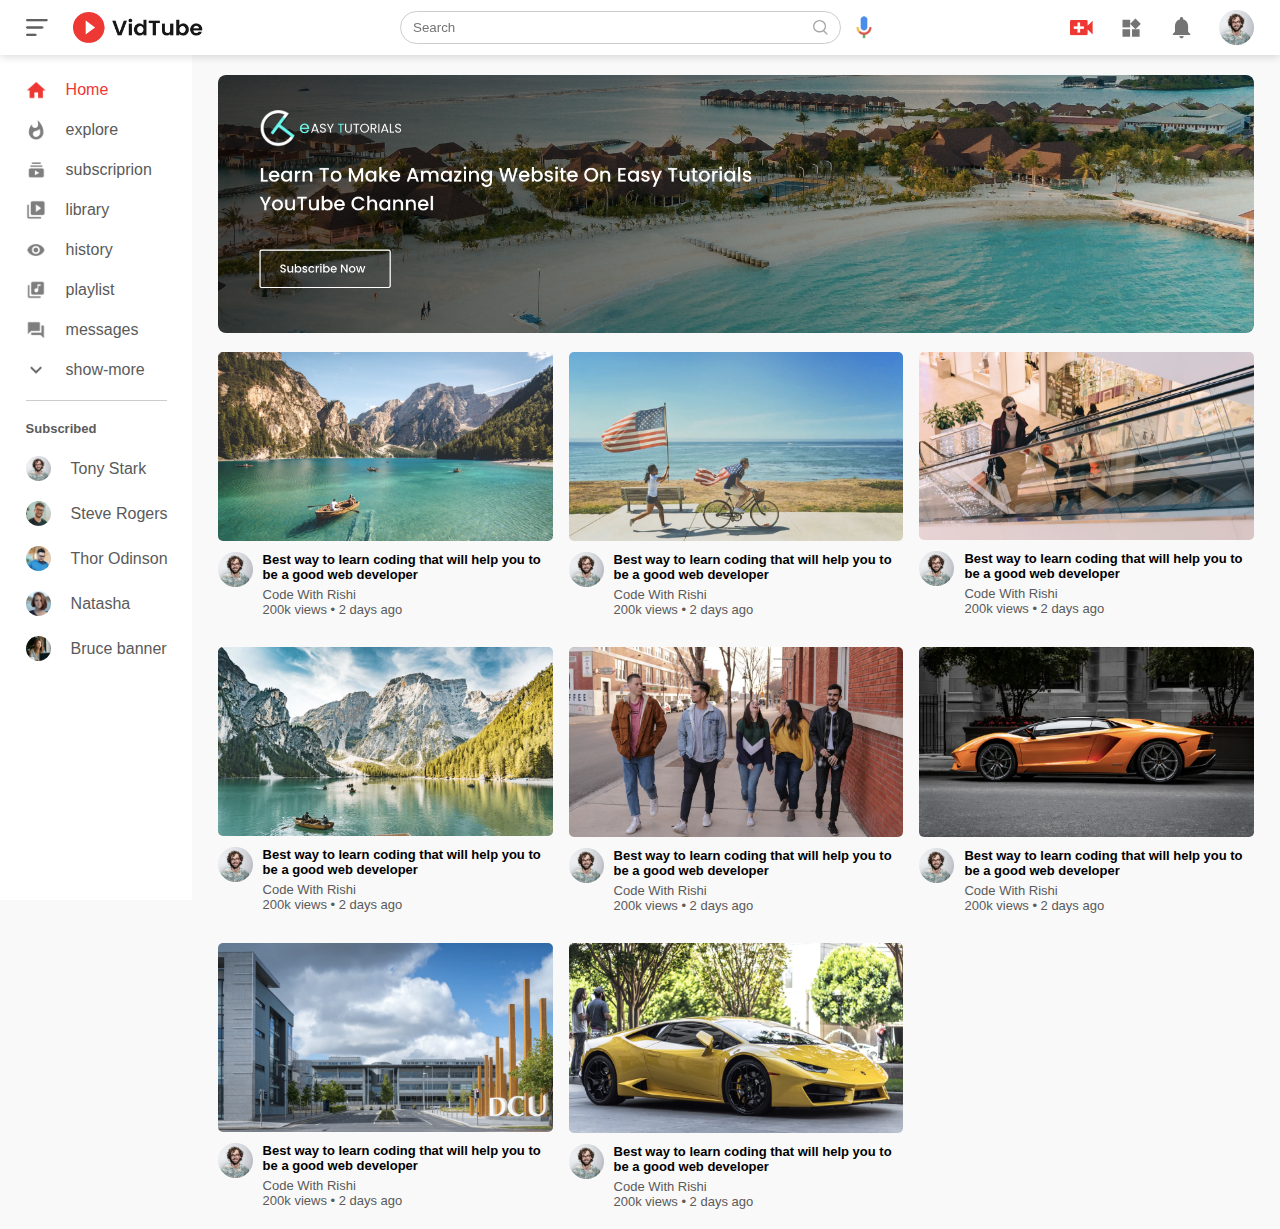
<file: index.html>
<!DOCTYPE html>
<html lang="en">
<head>
    <meta charset="UTF-8">
    <meta http-equiv="X-UA-Compatible" content="IE=edge">
    <meta name="viewport" content="width=device-width, initial-scale=1.0">
    <!-- Links -->
    <link rel="stylesheet" href="style.css">
    <!-- Title -->
    <title>Vid-Tube</title>
</head>
<body>
    <!-- NavBar -->
    <nav class="flex-div">
        <div class="nav-left flex-div">
            <img src="images/menu.png" class="menu-icon">
            <img src="images/logo.png" class="logo">
        </div>

        <div class="nav-middle flex-div">
            <div class="search-box flex-div">
                <input type="text" placeholder="Search">
                <img src="images/search.png" alt="">
            </div>
            <img src="images/voice-search.png" class="mic-icon">
        </div>

        <div class="nav-right flex-div">
            <img src="images/upload.png" alt="">
            <img src="images/more.png" alt="">
            <img src="images/notification.png" alt="">
            <img src="images/Jack.png" class="user-icon" >
        </div>
    </nav>

    <!-- Sidebar -->
    <div class="sidebar">
        <div class="shortcut-links">
            <a href=""><img src="images/home.png" alt=""><p>Home</p></a>
            <a href=""><img src="images/explore.png" alt=""><p>explore</p></a>
            <a href=""><img src="images/subscriprion.png" alt=""><p>subscriprion</p></a>
            <a href=""><img src="images/library.png" alt=""><p>library</p></a>
            <a href=""><img src="images/history.png" alt=""><p>history</p></a>
            <a href=""><img src="images/playlist.png" alt=""><p>playlist</p></a>
            <a href=""><img src="images/messages.png" alt=""><p>messages</p></a>
            <a href=""><img src="images/show-more.png" alt=""><p>show-more</p></a>
            <hr>
        </div>
        <div class="subscribed-list">
            <h3>Subscribed</h3>
            <a href=""><img src="images/Jack.png" alt=""><p>Tony Stark</p></a>
            <a href=""><img src="images/simon.png" alt=""><p>Steve Rogers</p></a>
            <a href=""><img src="images/tom.png" alt=""><p>Thor Odinson</p></a>
            <a href=""><img src="images/megan.png" alt=""><p>Natasha </p></a>
            <a href=""><img src="images/cameron.png" alt=""><p>Bruce banner</p></a>
        </div>
    </div>

    <!-- Main -->
    <div class="container">
        <div class="banner">
            <img src="images/banner.png" alt="">
        </div>

        <div class="list-container">
            <div class="vid-list">
                <a href="playvid.html"><img src="images/thumbnail1.png" class="thumbnail" alt=""></a>
                <div class="flex-div">
                    <img src="images/Jack.png" alt="">
                    <div class="vid-info">
                        <a href="playvid.html">Best way to learn coding that will help you to be a good web developer</a>
                        <p>Code With Rishi</p>
                        <p>200k views &bull; 2 days ago</p>
                    </div>
                </div>
            </div>
            <div class="vid-list">
                <a href=""><img src="images/thumbnail2.png" class="thumbnail" alt=""></a>
                <div class="flex-div">
                    <img src="images/Jack.png" alt="">
                    <div class="vid-info">
                        <a href="">Best way to learn coding that will help you to be a good web developer</a>
                        <p>Code With Rishi</p>
                        <p>200k views &bull; 2 days ago</p>
                    </div>
                </div>
            </div>
            <div class="vid-list">
                <a href=""><img src="images/thumbnail3.png" class="thumbnail" alt=""></a>
                <div class="flex-div">
                    <img src="images/Jack.png" alt="">
                    <div class="vid-info">
                        <a href="">Best way to learn coding that will help you to be a good web developer</a>
                        <p>Code With Rishi</p>
                        <p>200k views &bull; 2 days ago</p>
                    </div>
                </div>
            </div><div class="vid-list">
                <a href=""><img src="images/thumbnail4.png" class="thumbnail" alt=""></a>
                <div class="flex-div">
                    <img src="images/Jack.png" alt="">
                    <div class="vid-info">
                        <a href="">Best way to learn coding that will help you to be a good web developer</a>
                        <p>Code With Rishi</p>
                        <p>200k views &bull; 2 days ago</p>
                    </div>
                </div>
            </div><div class="vid-list">
                <a href=""><img src="images/thumbnail5.png" class="thumbnail" alt=""></a>
                <div class="flex-div">
                    <img src="images/Jack.png" alt="">
                    <div class="vid-info">
                        <a href="">Best way to learn coding that will help you to be a good web developer</a>
                        <p>Code With Rishi</p>
                        <p>200k views &bull; 2 days ago</p>
                    </div>
                </div>
            </div><div class="vid-list">
                <a href=""><img src="images/thumbnail6.png" class="thumbnail" alt=""></a>
                <div class="flex-div">
                    <img src="images/Jack.png" alt="">
                    <div class="vid-info">
                        <a href="">Best way to learn coding that will help you to be a good web developer</a>
                        <p>Code With Rishi</p>
                        <p>200k views &bull; 2 days ago</p>
                    </div>
                </div>
            </div><div class="vid-list">
                <a href=""><img src="images/thumbnail7.png" class="thumbnail" alt=""></a>
                <div class="flex-div">
                    <img src="images/Jack.png" alt="">
                    <div class="vid-info">
                        <a href="">Best way to learn coding that will help you to be a good web developer</a>
                        <p>Code With Rishi</p>
                        <p>200k views &bull; 2 days ago</p>
                    </div>
                </div>
            </div><div class="vid-list">
                <a href=""><img src="images/thumbnail8.png" class="thumbnail" alt=""></a>
                <div class="flex-div">
                    <img src="images/Jack.png" alt="">
                    <div class="vid-info">
                        <a href="">Best way to learn coding that will help you to be a good web developer</a>
                        <p>Code With Rishi</p>
                        <p>200k views &bull; 2 days ago</p>
                    </div>
                </div>
            </div>
        </div>
    </div>
    <script src="script.js"></script>
</body>
</html>
</file>
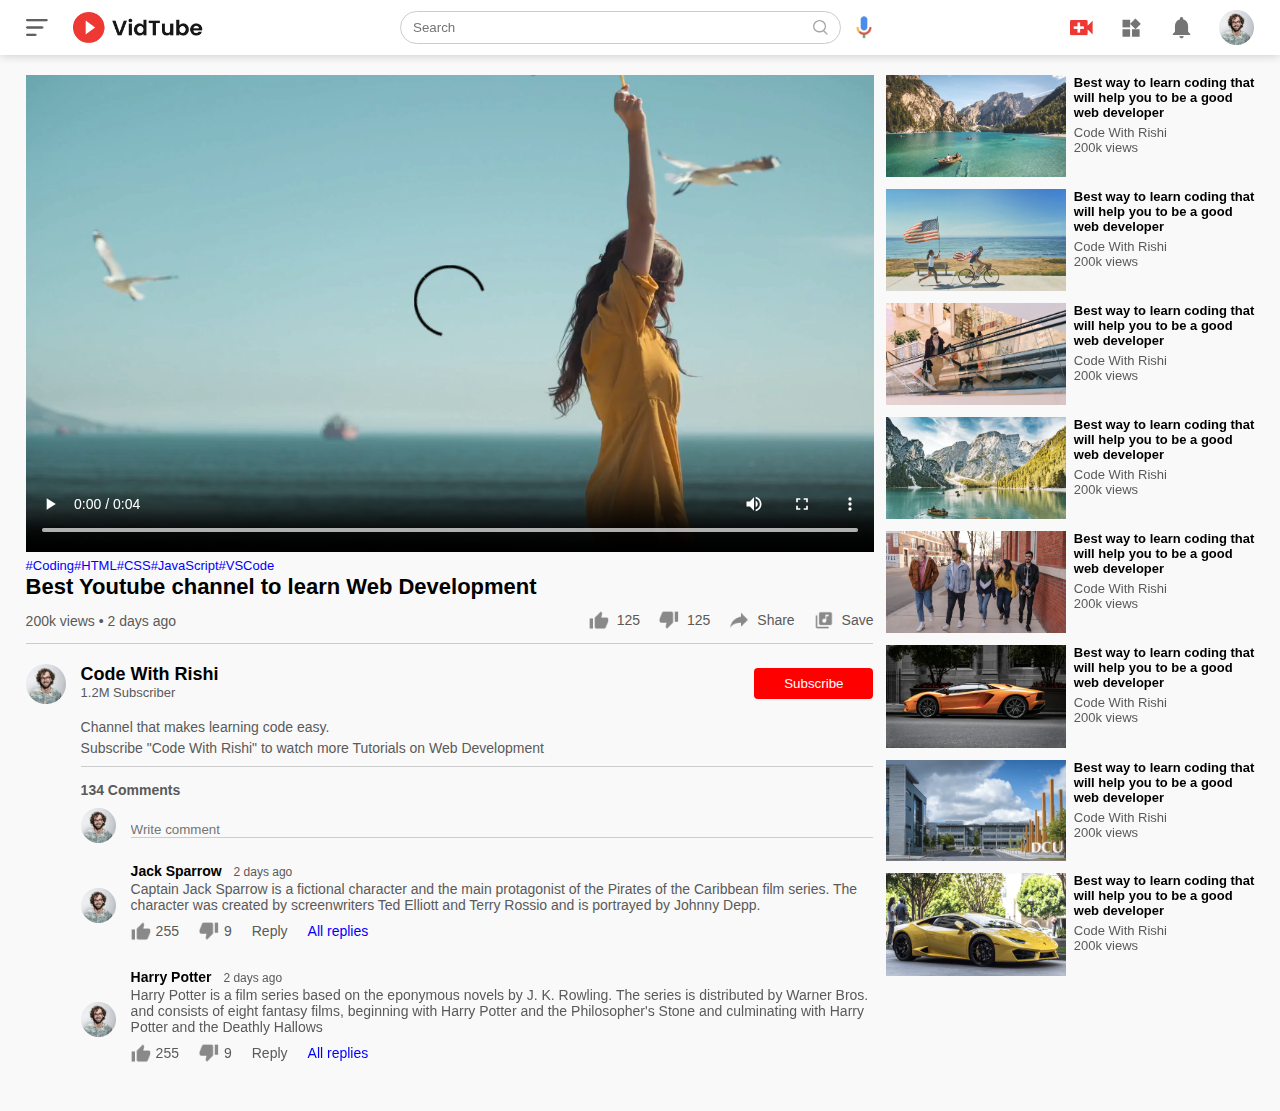
<file: playvid.html>
<!DOCTYPE html>
<html lang="en">
<head>
    <meta charset="UTF-8">
    <meta http-equiv="X-UA-Compatible" content="IE=edge">
    <meta name="viewport" content="width=device-width, initial-scale=1.0">
    <!-- Links -->
    <link rel="stylesheet" href="style.css">
    <!-- Title -->
    <title>Play-window</title>
</head>
<body>
    <!-- NavBar -->
    <nav class="flex-div">
        <div class="nav-left flex-div">
            <img src="images/menu.png" class="menu-icon">
            <img src="images/logo.png" class="logo">
        </div>

        <div class="nav-middle flex-div">
            <div class="search-box flex-div">
                <input type="text" placeholder="Search">
                <img src="images/search.png" alt="">
            </div>
            <img src="images/voice-search.png" class="mic-icon">
        </div>

        <div class="nav-right flex-div">
            <img src="images/upload.png" alt="">
            <img src="images/more.png" alt="">
            <img src="images/notification.png" alt="">
            <img src="images/Jack.png" class="user-icon" >
        </div>
    </nav>



    <div class="container play-container">
        <div class="row">
            <div class="play-video">
                <video controls autoplay>
                    <source src="images/video.mp4" type="video/mp4">
                </video>

                <div class="tags">
                    <a href="">#Coding</a><a href="">#HTML</a><a href="">#CSS</a><a href="">#JavaScript</a><a href="">#VSCode</a>
                </div>
                <h3>Best Youtube channel to learn Web Development</h3>
                <div class="play-video-info">
                    <p>200k views &bull; 2 days ago</p>
                    <div>
                        <a href="">
                            <img src="images/like.png" alt="">125
                        </a>
                        <a href=""><img src="images/dislike.png" alt="">125</a>
                        <a href=""><img src="images/share.png" alt="">Share</a>
                        <a href=""><img src="images/save.png" alt="">Save</a>
                    </div>
                </div>
                <hr>

                <div class="publisher">
                    <img src="images/Jack.png" alt="">
                    <div>
                        <p>Code With Rishi</p>
                        <span>1.2M Subscriber</span>
                    </div>
                    <button type="button">Subscribe</button>
                </div>
                <div class="vid-desc">
                    <p>Channel that makes learning code easy.</p>
                    <p>Subscribe "Code With Rishi" to watch more Tutorials on Web Development</p>
                    <hr>
                    <h4>134 Comments</h4>

                    <div class="add-comment">
                        <img src="images/Jack.png" alt="">
                        <input type="text" placeholder="Write comment">
                    </div>

                    <div class="old-comment">
                        <img src="images/Jack.png" alt="">
                        <div>
                            <h3>Jack Sparrow <span>2 days ago</span></h3>
                            <p>Captain Jack Sparrow is a fictional character and the main protagonist of the Pirates of the Caribbean film series. The character was created by screenwriters Ted Elliott and Terry Rossio and is portrayed by Johnny Depp.</p>
                            <div class="comment-action">
                                <img src="images/like.png" alt="">
                                <span>255</span>
                                <img src="images/dislike.png" alt="">
                                <span>9</span>
                                <span>Reply</span>
                                <a href="">All replies</a>
                            </div>
                        </div>
                    </div> 

                    <div class="old-comment">
                        <img src="images/Jack.png" alt="">
                        <div>
                            <h3>Harry Potter <span>2 days ago</span></h3>
                            <p>Harry Potter is a film series based on the eponymous novels by J. K. Rowling. The series is distributed by Warner Bros. and consists of eight fantasy films, beginning with Harry Potter and the Philosopher's Stone and culminating with Harry Potter and the Deathly Hallows</p>
                            <div class="comment-action">
                                <img src="images/like.png" alt="">
                                <span>255</span>
                                <img src="images/dislike.png" alt="">
                                <span>9</span>
                                <span>Reply</span>
                                <a href="">All replies</a>
                            </div>
                        </div>
                    </div>





                </div>








            </div>
            <div class="right-sidebar">
                <div class="side-video-list">
                    <a href="" class="small-thumbnail"><img src="images/thumbnail1.png" alt=""></a>
                    <div class="vid-info">
                        <a href="">Best way to learn coding that will help you to be a good web developer</a>
                        <p>Code With Rishi</p>
                        <p>200k views</p>
                    </div>
                </div>
                <div class="side-video-list">
                    <a href="" class="small-thumbnail"><img src="images/thumbnail2.png" alt=""></a>
                    <div class="vid-info">
                        <a href="">Best way to learn coding that will help you to be a good web developer</a>
                        <p>Code With Rishi</p>
                        <p>200k views</p>
                    </div>
                </div>
                <div class="side-video-list">
                    <a href="" class="small-thumbnail"><img src="images/thumbnail3.png" alt=""></a>
                    <div class="vid-info">
                        <a href="">Best way to learn coding that will help you to be a good web developer</a>
                        <p>Code With Rishi</p>
                        <p>200k views</p>
                    </div>
                </div>
                <div class="side-video-list">
                    <a href="" class="small-thumbnail"><img src="images/thumbnail4.png" alt=""></a>
                    <div class="vid-info">
                        <a href="">Best way to learn coding that will help you to be a good web developer</a>
                        <p>Code With Rishi</p>
                        <p>200k views</p>
                    </div>
                </div>
                <div class="side-video-list">
                    <a href="" class="small-thumbnail"><img src="images/thumbnail5.png" alt=""></a>
                    <div class="vid-info">
                        <a href="">Best way to learn coding that will help you to be a good web developer</a>
                        <p>Code With Rishi</p>
                        <p>200k views</p>
                    </div>
                </div>
                <div class="side-video-list">
                    <a href="" class="small-thumbnail"><img src="images/thumbnail6.png" alt=""></a>
                    <div class="vid-info">
                        <a href="">Best way to learn coding that will help you to be a good web developer</a>
                        <p>Code With Rishi</p>
                        <p>200k views</p>
                    </div>
                </div>
                <div class="side-video-list">
                    <a href="" class="small-thumbnail"><img src="images/thumbnail7.png" alt=""></a>
                    <div class="vid-info">
                        <a href="">Best way to learn coding that will help you to be a good web developer</a>
                        <p>Code With Rishi</p>
                        <p>200k views</p>
                    </div>
                </div>
                <div class="side-video-list">
                    <a href="" class="small-thumbnail"><img src="images/thumbnail8.png" alt=""></a>
                    <div class="vid-info">
                        <a href="">Best way to learn coding that will help you to be a good web developer</a>
                        <p>Code With Rishi</p>
                        <p>200k views</p>
                    </div>
                </div>
            </div>
        </div>
    </div>
</body>
</html>
</file>
<file: style.css>
* {
    margin: 0px;
    padding: 0px;
    box-sizing: border-box;
    font-family: 'poppins', sans-serif;
}

a {
    text-decoration: none;
    color: #5a5a5a;
}

img {
    cursor: pointer;
}

.flex-div {
    display: flex;
    align-items: center;
}

nav {
    padding: 10px 2%;
    justify-content: space-between;
    box-shadow: 0 0 10px rgba(0, 0, 0, 0.2);
    background: white;
    position: sticky;
    top: 0;
    z-index: 10;
}

.nav-right img {
    width: 25px;
    margin-right: 25px;
}

.nav-right .user-icon {
    width: 35px;
    border-radius: 50%;
    margin-right: 0%;
}

.nav-left .menu-icon {
    width: 22px;
    margin-right: 25px;
}

.nav-left .logo {
    width: 130px;
}

.nav-middle .mic-icon {
    width: 16px;
}

.nav-middle .search-box {
    border: 1px solid #ccc;
    margin-right: 15px;
    padding: 8px 12px;
    border-radius: 25px;
}

.nav-middle .search-box input {
    width: 400px;
    border: 0;
    outline: 0;
    background: transparent;
}

.nav-middle .search-box img {
    width: 15px;
}

/* sidebar */
.sidebar {
    background: white;
    width: 15%;
    height: 100vh;
    position: fixed;
    top: 0;
    padding-left: 2%;
    padding-top: 80px;
}

.shortcut-links a img {
    width: 20px;
    margin-right: 20px;
}

.shortcut-links a {
    display: flex;
    align-items: center;
    margin-bottom: 20px;
    width: fit-content;
    flex-wrap: wrap;
}

.shortcut-links a:first-child {
    color: #ed3833;
}

.sidebar hr {
    border: 0;
    height: 1px;
    background: #ccc;
    width: 85%;
}

.subscribed-list h3 {
    font-size: 13px;
    margin: 20px 0px;
    color: #5a5a5a;

}

.subscribed-list a {
    display: flex;
    align-items: center;
    margin-bottom: 20px;
    width: fit-content;
    flex-wrap: wrap;
}

.subscribed-list a img {
    width: 25px;
    border-radius: 50%;
    margin-right: 20px;

}

.small-sidebar {
    width: 5%;
}

.small-sidebar a p {
    display: none;
}

.small-sidebar h3 {
    display: none;
}

.small-sidebar hr {
    width: 50%;
    margin-bottom: 25px;
}

/* MAIN */

.container {
    background: #f9f9f9;
    padding-left: 17%;
    padding-right: 2%;
    padding-top: 20px;
    padding-bottom: 20px;
}

.large-container {
    padding-left: 7%;
}

.banner {
    width: 100%;
}

.banner img {
    width: 100%;
    border-radius: 8px;
}

.list-container {
    display: grid;
    grid-template-columns: repeat(auto-fit, minmax(250px, 1fr));
    grid-column-gap: 16px;
    grid-row-gap: 30px;
    margin-top: 15px;
}

.vid-list .thumbnail {
    width: 100%;
    border-radius: 5px;
}

.vid-list .flex-div {
    align-items: flex-start;
    margin-top: 7px;
}

.vid-list .flex-div img {
    width: 35px;
    margin-right: 10px;
    border-radius: 50%;
}

.vid-info {
    color: #5a5a5a;
    font-size: 13px;
}

.vid-info a {
    color: #000;
    font-weight: 600;
    display: block;
    margin-bottom: 5px;
}

@media (max-width: 900px) {
    .menu-icon {
        display: none;
    }

    .sidebar {
        display: none;
    }

    .container,
    .large-container {
        padding-left: 5%;
        padding-right: 5%;
    }

    .nav-right img {
        display: none;
    }

    .nav-right .user-icon {
        width: 30px;
        display: block;
    }

    .nav-middle .search-box input {
        width: 100px;
    }

    .nav-middle .mic-icon {
        display: none;
    }

    .logo {
        width: 90px;
    }
}

/* PLay Window */

.play-container {
    padding-left: 2%;
}

.row {
    display: flex;
    justify-content: space-between;
    flex-wrap: wrap;
}

.play-video {
    flex-basis: 69%;
}

.right-sidebar {
    flex-basis: 30%;
}

.play-video video {
    width: 100%;
}

.side-video-list {
    display: flex;
    justify-content: space-between;
    margin-bottom: 8px;
}

.side-video-list img {
    width: 100%;
}

.side-video-list .small-thumbnail {
    flex-basis: 49%;
}

.side-video-list .vid-info {
    flex-basis: 49%;
}

.play-video .tags a {
    color: #0000ff;
    font-size: 13px;
}

.play-video h3 {
    font-weight: 600;
    font-size: 22px;
}

.play-video .play-video-info {
    display: flex;
    align-items: center;
    justify-content: space-between;
    flex-wrap: wrap;
    margin-top: 10px;
    font-size: 14px;
    color: #5a5a5a;
}

.play-video .play-video-info a img {
    width: 20px;
    margin-right: 8px;
}

.play-video .play-video-info a {
    display: inline-flex;
    align-items: center;
    margin-left: 15px;
}

.play-video hr {
    border: 0px;
    height: 1px;
    background: #ccc;
    margin: 10px 0px;
}

.publisher {
    display: flex;
    align-items: center;
    margin-top: 20px;
}

.publisher div {
    flex: 1;
    line-height: 18px;
}

.publisher img {
    width: 40px;
    border-radius: 50%;
    margin-right: 15px;
}

.publisher div p {
    color: #000;
    font-weight: 600;
    font-size: 18px;
}

.publisher div span {
    font-size: 13px;
    color: #5a5a5a;
}

.publisher button {
    background: red;
    color: white;
    padding: 8px 30px;
    border: 0px;
    outline: 0px;
    border-radius: 4px;
    cursor: pointer;
}

.vid-desc {
    padding-left: 55px;
    margin: 15px 0px;
}

.vid-desc p {
    font-size: 14px;
    margin-bottom: 5px;
    color: #5a5a5a;
}

.vid-desc h4 {
    font-size: 14px;
    color: #5a5a5a;
    margin-top: 15px;
}

.add-comment {
    display: flex;
    align-items: center;
    margin: 10px 0px;

}

.add-comment img {
    width: 35px;
    border-radius: 50%;
    margin-right: 15px;
}

.add-comment input {
    border: 0px;
    outline: 0px;
    border-bottom: 1px solid #ccc;
    width: 100%;
    padding-top: 10px;
    background: transparent;
}

.old-comment {
    display: flex;
    align-items: center;
    margin: 20px 0px;

}

.old-comment img {
    width: 35px;
    border-radius: 50%;
    margin-right: 15px;
}

.old-comment h3 {
    font-size: 14px;
    margin-bottom: 2px;
}

.old-comment h3 span {
    font-size: 12px;
    color: #5a5a5a;
    font-weight: 500;
    margin-left: 8px;
}

.old-comment .comment-action {
    display: flex;
    align-items: center;
    margin: 8px 0;
    font-size: 14px;

}

.old-comment .comment-action img {
    border-radius: 0;
    width: 20px;
    margin-right: 5px;
}

.old-comment .comment-action span {
    margin-right: 20px;
    color: #5a5a5a;
}

.old-comment .comment-action a {
    color: #0000ff;
}

@media (max-width: 900px) {
    .play-video {
        flex-basis: 100%;
    }

    .right-sidebar {
        flex-basis: 100%;
    }

    .play-container {
        padding-left: 5%;
    }

    .vid-desc {
        padding-left: 0px;
    }

    .play-video .play-video-info a {
        margin-left: 0px;
        margin-right: 15px;
        margin-top: 15px;
    }
}
</file>
